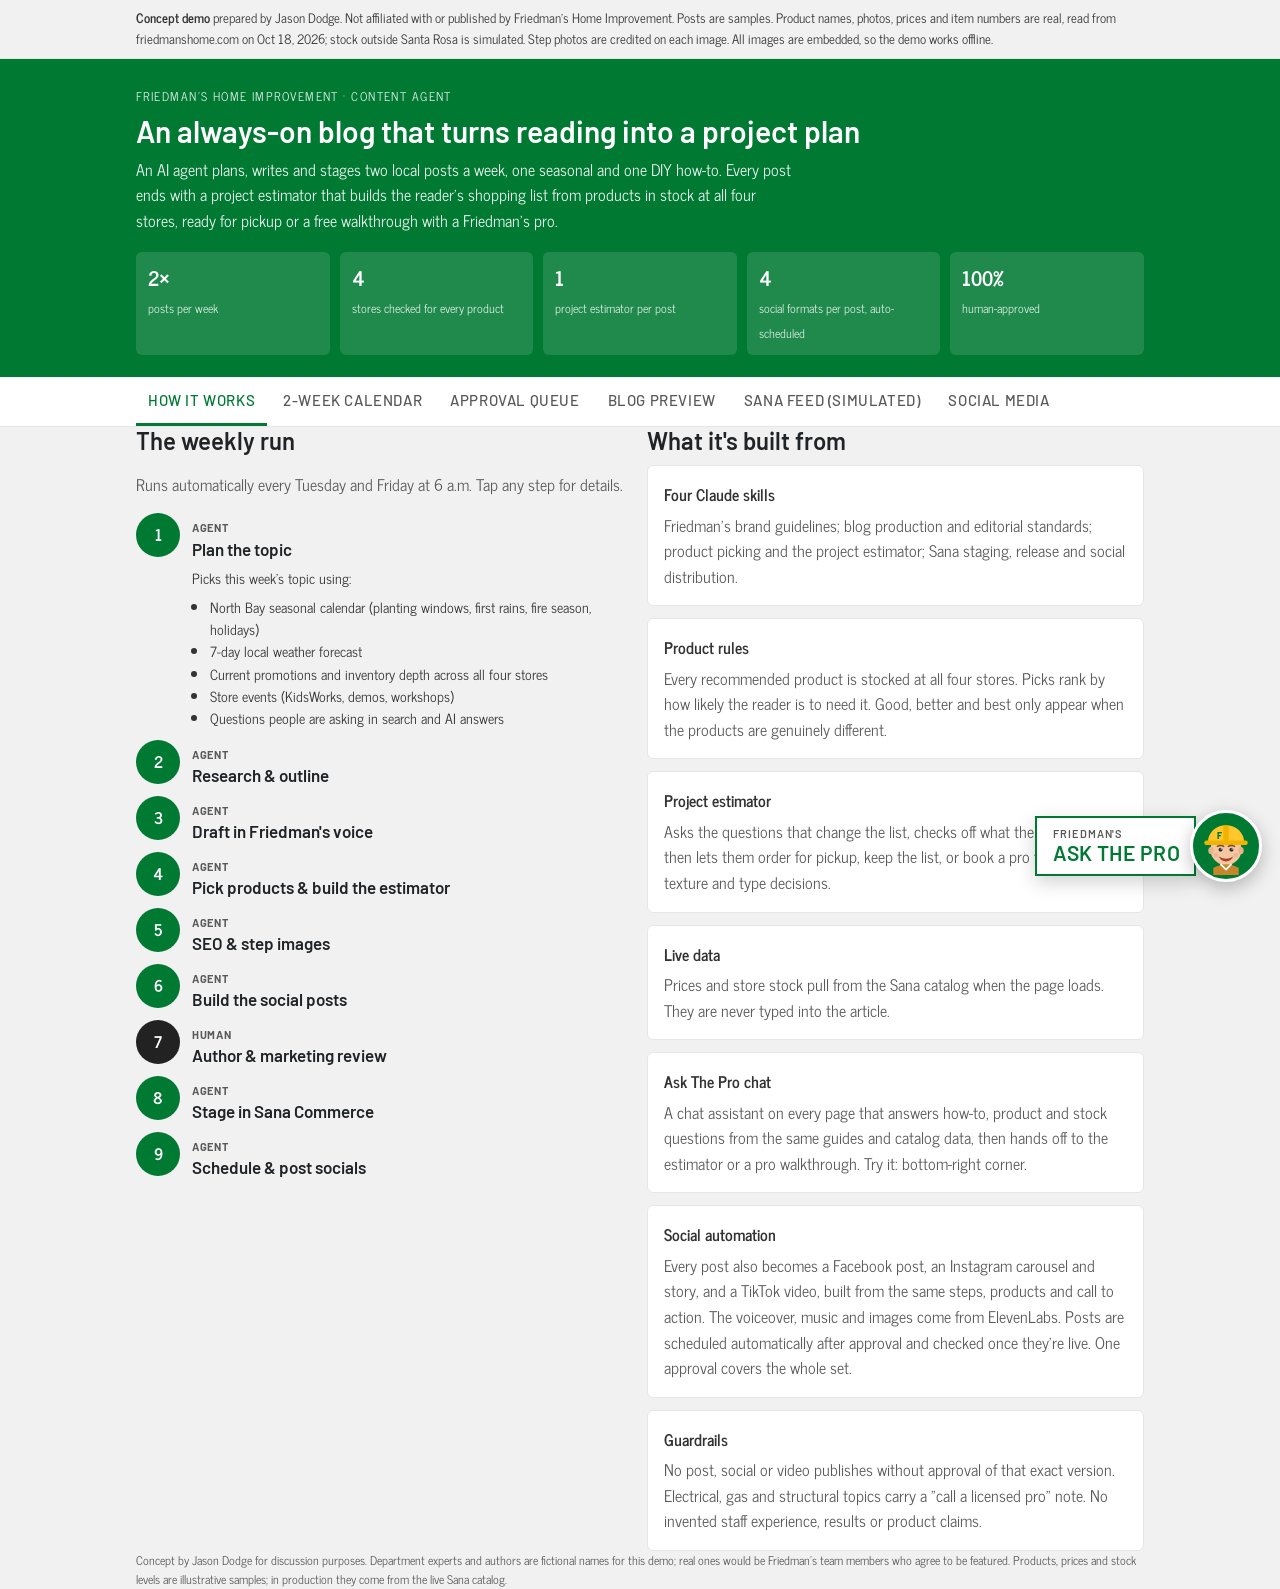
<file: Campaign/index.html>
<!doctype html>
<html lang="en"><head><meta charset="utf-8">
<title>Friedman's Content Agent</title>
<meta http-equiv="refresh" content="0; url=../">
<link rel="canonical" href="https://jasonsunburstdodge.github.io/Friedman-s/">
<script>location.replace("../"+location.hash);</script>
</head><body><p>Redirecting to the <a href="../">Friedman's content generation agent demo</a>.</p></body></html>
</file>
